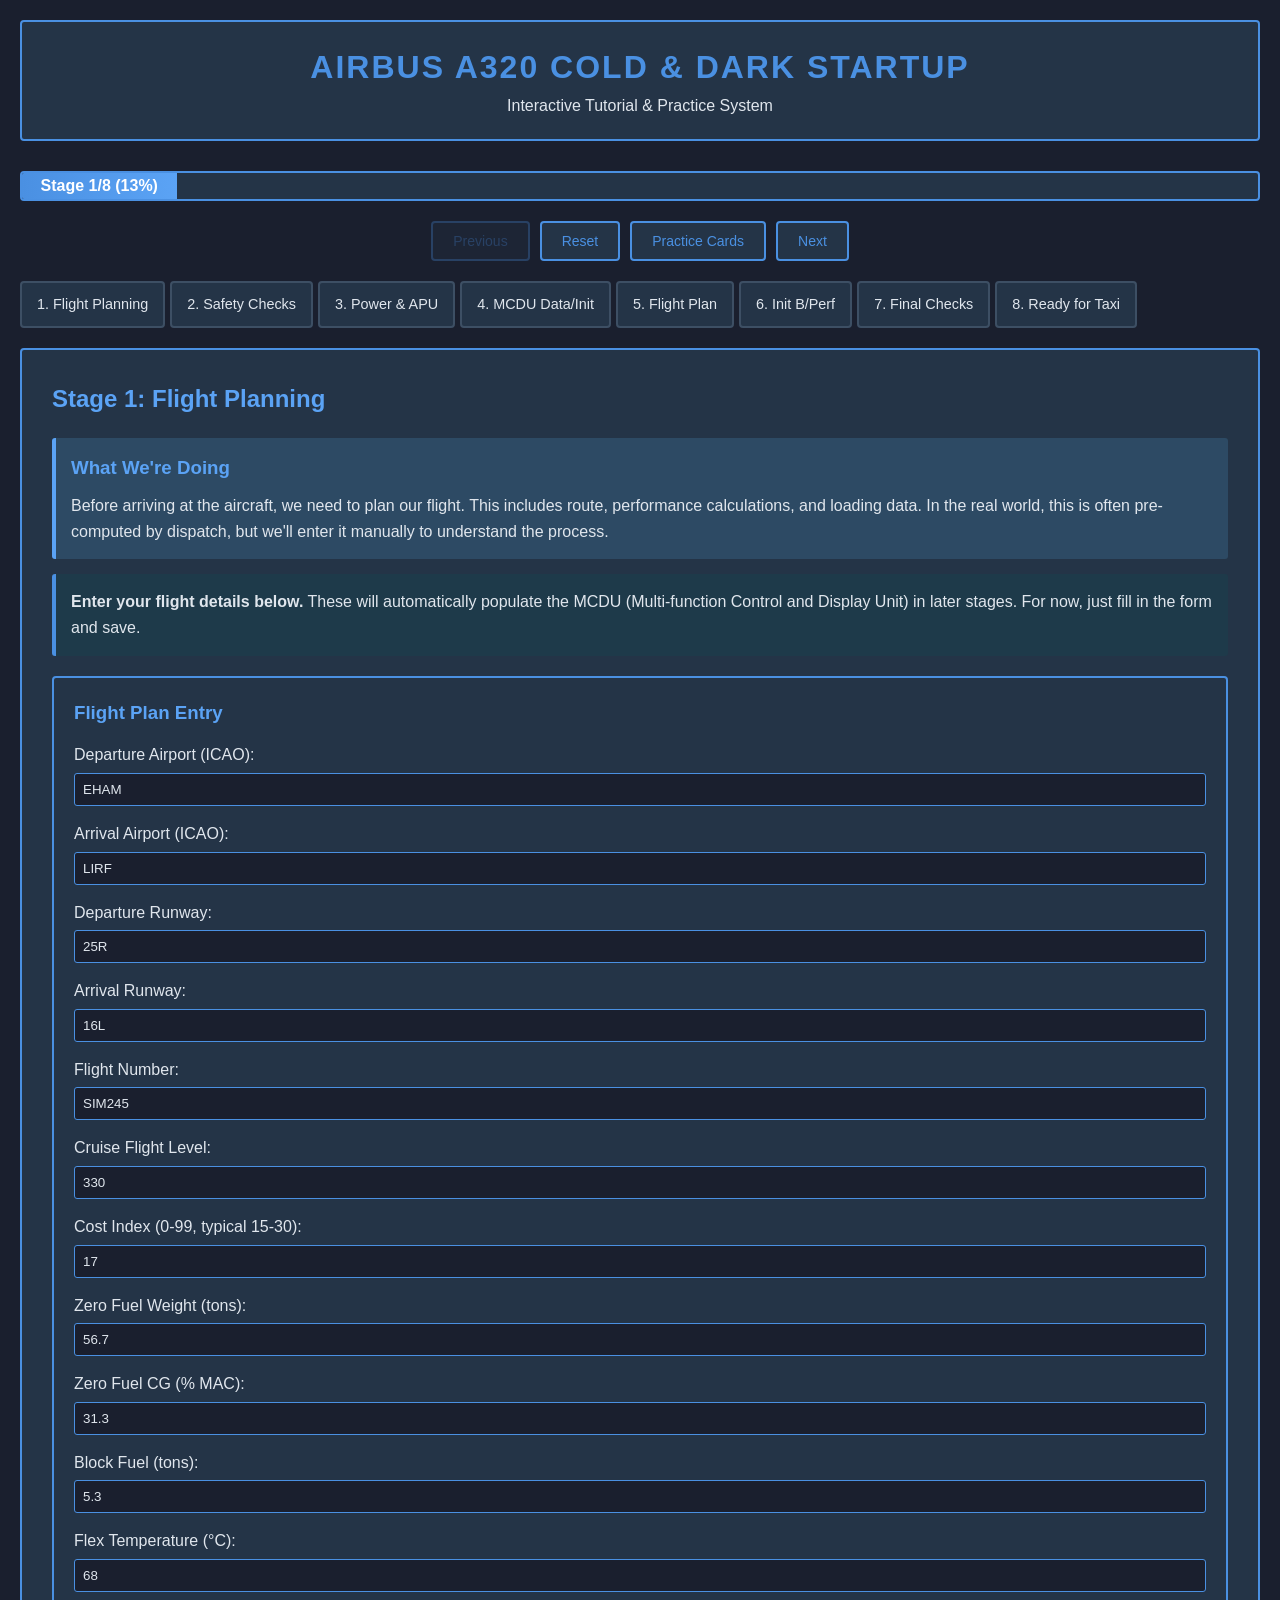
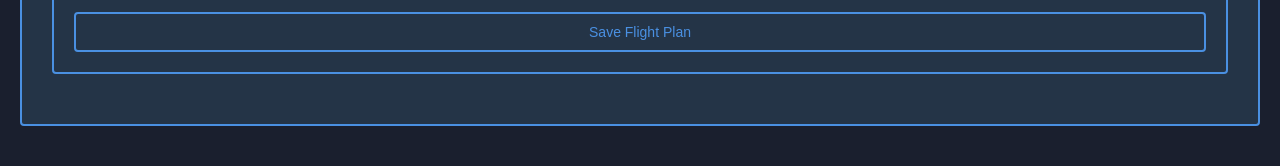
<file: index.html>
<!DOCTYPE html>
<html lang="en">
<head>
    <meta charset="UTF-8">
    <meta name="viewport" content="width=device-width, initial-scale=1.0">
    <title>A320 Cold & Dark Startup Tutorial</title>
    <style>
        * {
            margin: 0;
            padding: 0;
            box-sizing: border-box;
        }

        body {
            font-family: -apple-system, BlinkMacSystemFont, 'Segoe UI', Arial, sans-serif;
            background: #1a1f2e;
            color: #e0e6ed;
            padding: 20px;
            line-height: 1.6;
        }

        .container {
            max-width: 1400px;
            margin: 0 auto;
        }

        header {
            text-align: center;
            padding: 20px;
            background: #243447;
            border: 2px solid #4a90e2;
            margin-bottom: 30px;
            border-radius: 4px;
        }

        h1 {
            font-size: 2em;
            text-transform: uppercase;
            letter-spacing: 2px;
            color: #4a90e2;
        }

        .progress-bar {
            width: 100%;
            height: 30px;
            background: #243447;
            border: 2px solid #4a90e2;
            border-radius: 4px;
            margin: 20px 0;
            position: relative;
            overflow: hidden;
        }

        .progress-fill {
            height: 100%;
            background: linear-gradient(90deg, #4a90e2, #5ba3f5);
            transition: width 0.3s;
            display: flex;
            align-items: center;
            justify-content: center;
            color: #fff;
            font-weight: bold;
        }

        .nav-buttons {
            display: flex;
            gap: 10px;
            justify-content: center;
            margin: 20px 0;
        }

        button {
            background: #243447;
            color: #4a90e2;
            border: 2px solid #4a90e2;
            padding: 10px 20px;
            cursor: pointer;
            font-family: -apple-system, BlinkMacSystemFont, 'Segoe UI', Arial, sans-serif;
            font-size: 14px;
            transition: all 0.3s;
            border-radius: 4px;
        }

        button:hover {
            background: #4a90e2;
            color: #fff;
        }

        button:disabled {
            opacity: 0.3;
            cursor: not-allowed;
        }

        .stage {
            display: none;
            background: #243447;
            border: 2px solid #4a90e2;
            border-radius: 4px;
            padding: 30px;
            margin: 20px 0;
        }

        .stage.active {
            display: block;
        }

        .stage h2 {
            color: #5ba3f5;
            margin-bottom: 20px;
            font-size: 1.5em;
        }

        .instruction-box {
            background: #2d4a64;
            border-left: 4px solid #5ba3f5;
            padding: 15px;
            margin: 15px 0;
            border-radius: 3px;
        }

        .instruction-box h3 {
            color: #5ba3f5;
            margin-bottom: 10px;
        }

        .step-counter {
            display: inline-block;
            background: #4a90e2;
            color: #fff;
            padding: 5px 10px;
            border-radius: 3px;
            margin-right: 10px;
            font-weight: bold;
        }

        .overhead-panel {
            display: grid;
            grid-template-columns: repeat(4, 1fr);
            gap: 15px;
            margin: 20px 0;
        }

        .panel-button {
            background: #2d3744;
            border: 2px solid #3d4f64;
            padding: 15px;
            text-align: center;
            cursor: pointer;
            position: relative;
            transition: all 0.3s;
            border-radius: 4px;
        }

        .panel-button.active {
            border-color: #4a90e2;
            background: #334a64;
        }

        .panel-button.correct {
            border-color: #7ec699;
            background: #2d4a3a;
        }

        .panel-button.warning {
            border-color: #f5a623;
        }

        .panel-button.error {
            border-color: #d0021b;
            animation: shake 0.5s;
        }

        .panel-button.disabled {
            opacity: 0.4;
            cursor: not-allowed;
        }

        @keyframes shake {
            0%, 100% { transform: translateX(0); }
            25% { transform: translateX(-10px); }
            75% { transform: translateX(10px); }
        }

        .light {
            width: 20px;
            height: 20px;
            border-radius: 50%;
            background: #1a1f2e;
            margin: 10px auto;
            border: 2px solid #3d4f64;
            transition: all 0.3s;
        }

        .light.on {
            background: #4a90e2;
            box-shadow: 0 0 10px #4a90e2;
            border-color: #4a90e2;
        }

        .light.amber {
            background: #f5a623;
            box-shadow: 0 0 10px #f5a623;
            border-color: #f5a623;
        }

        .light.white {
            background: #ffffff;
            box-shadow: 0 0 10px #ffffff;
            border-color: #ffffff;
        }

        .light.green {
            background: #7ec699;
            box-shadow: 0 0 10px #7ec699;
            border-color: #7ec699;
        }

        .info-box {
            background: #1e3a4a;
            border-left: 4px solid #4a90e2;
            padding: 15px;
            margin: 15px 0;
            border-radius: 3px;
        }

        .warning-box {
            background: #4a3a1e;
            border-left: 4px solid #f5a623;
            padding: 15px;
            margin: 15px 0;
            color: #f5d88a;
            border-radius: 3px;
        }

        .error-box {
            background: #4a1e1e;
            border-left: 4px solid #d0021b;
            padding: 15px;
            margin: 15px 0;
            color: #f5a3a3;
            border-radius: 3px;
            display: none;
        }

        .success-box {
            background: #1e4a2e;
            border-left: 4px solid #7ec699;
            padding: 15px;
            margin: 15px 0;
            color: #a3f5c3;
            border-radius: 3px;
            display: none;
        }

        .next-step {
            background: #2d4a64;
            padding: 15px;
            margin: 15px 0;
            border-radius: 4px;
            border: 2px dashed #4a90e2;
        }

        .flashcard-container {
            perspective: 1000px;
            margin: 20px 0;
        }

        .flashcard {
            background: #243447;
            border: 2px solid #4a90e2;
            border-radius: 8px;
            padding: 40px;
            min-height: 200px;
            display: flex;
            align-items: center;
            justify-content: center;
            text-align: center;
            cursor: pointer;
            transition: transform 0.6s;
            transform-style: preserve-3d;
            position: relative;
        }

        .flashcard.flipped {
            transform: rotateY(180deg);
        }

        .flashcard-front, .flashcard-back {
            position: absolute;
            width: 100%;
            height: 100%;
            backface-visibility: hidden;
            display: flex;
            align-items: center;
            justify-content: center;
            padding: 20px;
        }

        .flashcard-back {
            transform: rotateY(180deg);
        }

        .flashcard-controls {
            display: flex;
            gap: 10px;
            justify-content: center;
            margin-top: 15px;
        }

        .mcdu-container {
            background: #2d3744;
            border: 3px solid #3d4f64;
            padding: 20px;
            margin: 20px 0;
            border-radius: 4px;
        }

        .mcdu-screen {
            background: #0a0e14;
            border: 2px solid #1a1f2e;
            padding: 20px;
            font-family: 'Courier New', monospace;
            min-height: 300px;
            margin-bottom: 20px;
            border-radius: 3px;
        }

        .mcdu-line {
            display: flex;
            justify-content: space-between;
            padding: 5px 0;
            border-bottom: 1px solid #1a1f2e;
        }

        .mcdu-title {
            color: #5ba3f5;
            font-weight: bold;
            text-align: center;
            margin-bottom: 15px;
            font-size: 1.2em;
        }

        .mcdu-label {
            color: #7ec699;
            font-size: 0.9em;
        }

        .mcdu-value {
            color: #f5a623;
        }

        .mcdu-input {
            background: #243447;
            border: 1px solid #4a90e2;
            color: #e0e6ed;
            padding: 5px;
            font-family: 'Courier New', monospace;
            width: 150px;
            border-radius: 3px;
        }

        .mcdu-scratchpad {
            background: #1a1f2e;
            border: 2px solid #4a90e2;
            padding: 10px;
            margin-top: 10px;
            font-family: 'Courier New', monospace;
            color: #f5a623;
            min-height: 30px;
        }

        .mcdu-lsk {
            display: grid;
            grid-template-columns: 1fr 1fr;
            gap: 10px;
            margin-top: 10px;
        }

        .lsk-button {
            background: #2d3744;
            border: 2px solid #4a90e2;
            padding: 10px;
            text-align: center;
            cursor: pointer;
            border-radius: 3px;
            font-size: 0.9em;
        }

        .lsk-button:hover {
            background: #3d4f64;
        }

        .stage-tabs {
            display: flex;
            gap: 5px;
            margin-bottom: 20px;
            flex-wrap: wrap;
        }

        .stage-tab {
            background: #243447;
            border: 2px solid #3d4f64;
            padding: 10px 15px;
            cursor: pointer;
            font-size: 0.9em;
            border-radius: 4px;
            transition: all 0.3s;
        }

        .stage-tab.completed {
            border-color: #7ec699;
        }

        .stage-tab.active {
            background: #4a90e2;
            color: #fff;
            border-color: #4a90e2;
        }

        @media (max-width: 768px) {
            .overhead-panel {
                grid-template-columns: repeat(2, 1fr);
            }
        }
    </style>
</head>
<body>
    <div class="container">
        <header>
            <h1>Airbus A320 Cold & Dark Startup</h1>
            <p>Interactive Tutorial & Practice System</p>
        </header>

        <div class="progress-bar">
            <div class="progress-fill" id="progressBar">0%</div>
        </div>

        <div class="nav-buttons">
            <button id="prevBtn" onclick="changeStage(-1)">Previous</button>
            <button id="resetBtn" onclick="resetTutorial()">Reset</button>
            <button onclick="showFlashcards()">Practice Cards</button>
            <button id="nextBtn" onclick="changeStage(1)">Next</button>
        </div>

        <div class="stage-tabs" id="stageTabs"></div>

        <!-- STAGE 1: FLIGHT PLANNING -->
        <div class="stage active" id="stage1">
            <h2>Stage 1: Flight Planning</h2>
            
            <div class="instruction-box">
                <h3>What We're Doing</h3>
                <p>Before arriving at the aircraft, we need to plan our flight. This includes route, performance calculations, and loading data. In the real world, this is often pre-computed by dispatch, but we'll enter it manually to understand the process.</p>
            </div>

            <div class="info-box">
                <strong>Enter your flight details below.</strong> These will automatically populate the MCDU (Multi-function Control and Display Unit) in later stages. For now, just fill in the form and save.
            </div>

            <div style="background: #243447; border: 2px solid #4a90e2; padding: 20px; margin: 20px 0; border-radius: 4px;">
                <h3 style="color: #5ba3f5; margin-bottom: 15px;">Flight Plan Entry</h3>
                
                <label style="display: block; margin-top: 10px;">Departure Airport (ICAO):</label>
                <input type="text" id="departure" placeholder="EHAM" maxlength="4" value="EHAM" style="background: #1a1f2e; border: 1px solid #4a90e2; color: #e0e6ed; padding: 8px; margin: 5px 0; width: 100%; border-radius: 3px;">
                
                <label style="display: block; margin-top: 10px;">Arrival Airport (ICAO):</label>
                <input type="text" id="arrival" placeholder="LIRF" maxlength="4" value="LIRF" style="background: #1a1f2e; border: 1px solid #4a90e2; color: #e0e6ed; padding: 8px; margin: 5px 0; width: 100%; border-radius: 3px;">
                
                <label style="display: block; margin-top: 10px;">Departure Runway:</label>
                <input type="text" id="depRunway" placeholder="25R" value="25R" style="background: #1a1f2e; border: 1px solid #4a90e2; color: #e0e6ed; padding: 8px; margin: 5px 0; width: 100%; border-radius: 3px;">
                
                <label style="display: block; margin-top: 10px;">Arrival Runway:</label>
                <input type="text" id="arrRunway" placeholder="16L" value="16L" style="background: #1a1f2e; border: 1px solid #4a90e2; color: #e0e6ed; padding: 8px; margin: 5px 0; width: 100%; border-radius: 3px;">
                
                <label style="display: block; margin-top: 10px;">Flight Number:</label>
                <input type="text" id="flightNumber" placeholder="SIM245" value="SIM245" style="background: #1a1f2e; border: 1px solid #4a90e2; color: #e0e6ed; padding: 8px; margin: 5px 0; width: 100%; border-radius: 3px;">
                
                <label style="display: block; margin-top: 10px;">Cruise Flight Level:</label>
                <input type="number" id="cruiseFL" placeholder="330" value="330" style="background: #1a1f2e; border: 1px solid #4a90e2; color: #e0e6ed; padding: 8px; margin: 5px 0; width: 100%; border-radius: 3px;">
                
                <label style="display: block; margin-top: 10px;">Cost Index (0-99, typical 15-30):</label>
                <input type="number" id="costIndex" placeholder="17" value="17" style="background: #1a1f2e; border: 1px solid #4a90e2; color: #e0e6ed; padding: 8px; margin: 5px 0; width: 100%; border-radius: 3px;">
                
                <label style="display: block; margin-top: 10px;">Zero Fuel Weight (tons):</label>
                <input type="number" id="zfw" step="0.1" placeholder="56.7" value="56.7" style="background: #1a1f2e; border: 1px solid #4a90e2; color: #e0e6ed; padding: 8px; margin: 5px 0; width: 100%; border-radius: 3px;">
                
                <label style="display: block; margin-top: 10px;">Zero Fuel CG (% MAC):</label>
                <input type="number" id="zfcg" step="0.1" placeholder="31.3" value="31.3" style="background: #1a1f2e; border: 1px solid #4a90e2; color: #e0e6ed; padding: 8px; margin: 5px 0; width: 100%; border-radius: 3px;">
                
                <label style="display: block; margin-top: 10px;">Block Fuel (tons):</label>
                <input type="number" id="blockFuel" step="0.1" placeholder="5.3" value="5.3" style="background: #1a1f2e; border: 1px solid #4a90e2; color: #e0e6ed; padding: 8px; margin: 5px 0; width: 100%; border-radius: 3px;">
                
                <label style="display: block; margin-top: 10px;">Flex Temperature (°C):</label>
                <input type="number" id="flexTemp" placeholder="68" value="68" style="background: #1a1f2e; border: 1px solid #4a90e2; color: #e0e6ed; padding: 8px; margin: 5px 0; width: 100%; border-radius: 3px;">
                
                <button onclick="saveFlightPlan()" style="margin-top: 15px; width: 100%;">Save Flight Plan</button>
            </div>

            <div class="success-box" id="flightPlanSaved">
                <strong>Flight Plan Saved Successfully!</strong>
                <div id="summaryText" style="margin-top: 10px;"></div>
            </div>

            <div class="next-step" id="stage1Next" style="display: none;">
                <strong>Next Step:</strong> Click "Next" to proceed to the overhead panel safety checks.
            </div>
        </div>

        <!-- STAGE 2: SAFETY CHECKS -->
        <div class="stage" id="stage2">
            <h2>Stage 2: Safety Checks Before Applying Power</h2>
            
            <div class="instruction-box">
                <h3>Why We Do This</h3>
                <p>Before we turn on electrical power, we must verify the aircraft is in a safe state. If certain switches are in the wrong position, applying power could cause equipment to start moving or activate unexpectedly, which could damage the aircraft or injure ground crew.</p>
            </div>

            <div class="instruction-box">
                <h3><span class="step-counter">Step 1</span>Check Battery Voltage</h3>
                <p>Click on BATTERY 1 and BATTERY 2 below. The voltage should read above 25.5V on both. This ensures we have enough battery power to start systems.</p>
            </div>

            <div class="error-box" id="batteryError">Wrong action! Check battery voltage first by clicking the battery panels.</div>
            <div class="success-box" id="batterySuccess">Good! Both batteries show adequate voltage (>25.5V).</div>

            <h3>Overhead Panel - Click to Check</h3>
            <div class="overhead-panel">
                <div class="panel-button" id="bat1Check" onclick="checkBattery(1)">
                    <div>BATTERY 1</div>
                    <div class="light" id="bat1Light"></div>
                    <div id="bat1Voltage">25.8V</div>
                </div>
                
                <div class="panel-button" id="bat2Check" onclick="checkBattery(2)">
                    <div>BATTERY 2</div>
                    <div class="light" id="bat2Light"></div>
                    <div id="bat2Voltage">26.1V</div>
                </div>

                <div class="panel-button disabled" id="extPwrPanel">
                    <div>EXT POWER</div>
                    <div class="light on green" id="extPwrAvailLight"></div>
                    <div>AVAIL</div>
                </div>

                <div class="panel-button disabled" id="apuMasterPanel">
                    <div>APU MASTER</div>
                    <div class="light" id="apuMLight"></div>
                    <div>OFF</div>
                </div>
            </div>

            <div class="next-step" id="stage2Next" style="display: none;">
                <strong>Batteries Checked!</strong> In the real aircraft, you would now walk around and verify:<br>
                • Landing gear lever - DOWN<br>
                • Engine master switches - OFF<br>
                • Weather radar - OFF<br>
                • Wiper selectors - OFF (both)<br><br>
                Click "Next" to power up the aircraft.
            </div>
        </div>

        <!-- Add remaining stages... continuing in next file -->
        <div class="stage" id="stage3">
            <h2>Stage 3: Power On Sequence</h2>
            
            <div class="instruction-box">
                <h3>Power-Up Procedure</h3>
                <p>We'll now bring the aircraft to life in a specific sequence. The order matters!</p>
            </div>

            <div class="instruction-box" id="powerStep1">
                <h3><span class="step-counter">Step 1</span>Turn Batteries to AUTO</h3>
                <p>Click BATTERY 1, then BATTERY 2 to set them to AUTO. This connects the batteries to the electrical system.</p>
            </div>

            <div class="instruction-box" id="powerStep2" style="display: none;">
                <h3><span class="step-counter">Step 2</span>Connect External Power</h3>
                <p>Click EXT POWER ON to connect ground power. You'll see systems start to power up.</p>
            </div>

            <div class="instruction-box" id="powerStep3" style="display: none;">
                <h3><span class="step-counter">Step 3</span>Start APU</h3>
                <p>Click APU MASTER, wait 3 seconds, then click APU START. The APU (Auxiliary Power Unit) is a small jet engine in the tail that provides electrical power and air.</p>
            </div>

            <div class="error-box" id="powerError"></div>
            <div class="success-box" id="powerSuccess"></div>

            <div class="overhead-panel">
                <div class="panel-button" id="bat1Power" onclick="toggleBattery(1)">
                    <div>BAT 1</div>
                    <div class="light" id="bat1PowerLight"></div>
                    <div id="bat1State">OFF</div>
                </div>
                
                <div class="panel-button" id="bat2Power" onclick="toggleBattery(2)">
                    <div>BAT 2</div>
                    <div class="light" id="bat2PowerLight"></div>
                    <div id="bat2State">OFF</div>
                </div>

                <div class="panel-button disabled" id="extPwrBtn" onclick="toggleExtPower()">
                    <div>EXT POWER</div>
                    <div class="light green on"></div>
                    <div id="extPwrState">AVAIL</div>
                </div>

                <div class="panel-button disabled" id="apuMasterBtn" onclick="toggleApuMaster()">
                    <div>APU MASTER</div>
                    <div class="light" id="apuMasterLight"></div>
                    <div id="apuMasterState">OFF</div>
                </div>

                <div class="panel-button disabled" id="apuStartBtn" onclick="toggleApuStart()">
                    <div>APU START</div>
                    <div class="light" id="apuStartLight"></div>
                    <div id="apuStartState">OFF</div>
                </div>

                <div class="panel-button" id="apuBleedPanel">
                    <div>APU BLEED</div>
                    <div class="light" id="apuBleedLight"></div>
                    <div id="apuBleedState">OFF</div>
                </div>
            </div>

            <div class="warning-box" id="apuWait3sec" style="display: none;">
                Wait 3 seconds after APU MASTER before pressing START...
            </div>

            <div class="next-step" id="stage3Next" style="display: none;">
                <strong>APU Running!</strong> The aircraft now has power from the APU. Click "Next" to program the MCDU.
            </div>
        </div>

        <!-- Flashcard Modal -->
        <div id="flashcardModal" style="display: none; position: fixed; top: 0; left: 0; width: 100%; height: 100%; background: rgba(0,0,0,0.95); z-index: 1000; overflow: auto;">
            <div style="max-width: 800px; margin: 50px auto; padding: 30px;">
                <button onclick="closeFlashcards()" style="float: right;">Close Practice</button>
                <h2 style="text-align: center; color: #5ba3f5; margin-bottom: 30px;">A320 Startup Flashcards</h2>
                
                <div id="flashcardProgress" style="text-align: center; margin-bottom: 20px; color: #e0e6ed;"></div>
                
                <div class="flashcard-container">
                    <div class="flashcard" id="currentCard" onclick="flipCard()">
                        <div class="flashcard-front">
                            <div id="cardQuestion" style="font-size: 1.3em;"></div>
                        </div>
                        <div class="flashcard-back">
                            <div id="cardAnswer" style="font-size: 1.1em; color: #7ec699;"></div>
                        </div>
                    </div>
                </div>

                <div class="flashcard-controls">
                    <button onclick="rateCard('again')" style="background: #d0021b; color: #fff;">Again</button>
                    <button onclick="rateCard('hard')" style="background: #f5a623; color: #fff;">Hard</button>
                    <button onclick="rateCard('good')" style="background: #4a90e2; color: #fff;">Good</button>
                    <button onclick="rateCard('easy')" style="background: #7ec699; color: #fff;">Easy</button>
                </div>

                <div style="margin-top: 30px; padding: 15px; background: #243447; border-radius: 4px;">
                    <strong>Stats:</strong>
                    <div id="cardStats" style="margin-top: 10px;"></div>
                </div>
            </div>
        </div>

    </div>

    <script src="a320-startup-enhanced.js"></script>
</body>
</html>
</file>
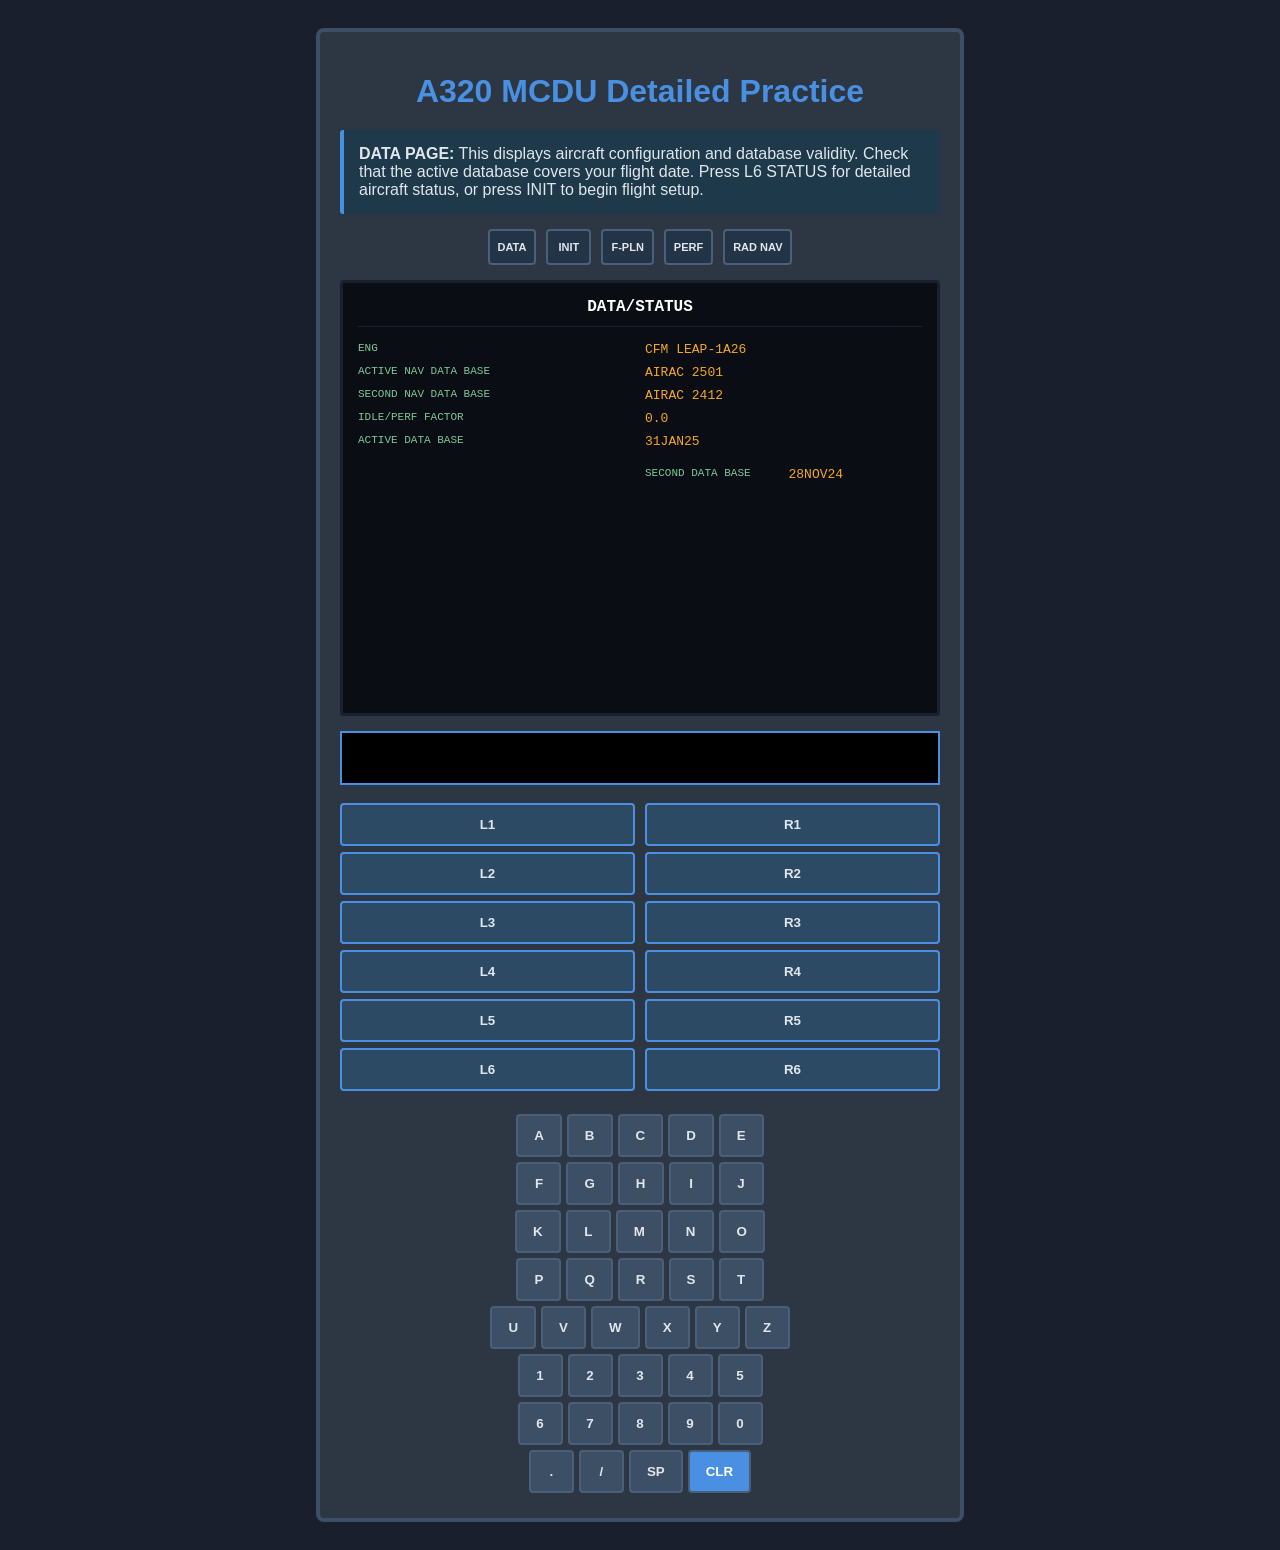
<file: mcdu-simulator.html>
<!DOCTYPE html>
<html lang="en">
<head>
    <meta charset="UTF-8">
    <meta name="viewport" content="width=device-width, initial-scale=1.0">
    <title>A320 MCDU Simulator</title>
    <style>
        body {
            font-family: -apple-system, BlinkMacSystemFont, 'Segoe UI', Arial, sans-serif;
            background: #1a1f2e;
            color: #e0e6ed;
            padding: 20px;
        }

        .mcdu-unit {
            max-width: 600px;
            margin: 0 auto;
            background: #2d3744;
            border: 4px solid #3d4f64;
            border-radius: 8px;
            padding: 20px;
        }

        .mcdu-screen {
            background: #0a0e14;
            border: 3px solid #1a1f2e;
            padding: 15px;
            font-family: 'Courier New', monospace;
            min-height: 400px;
            border-radius: 4px;
            font-size: 14px;
        }

        .mcdu-title {
            color: #fff;
            text-align: center;
            font-weight: bold;
            font-size: 16px;
            margin-bottom: 15px;
            padding-bottom: 10px;
            border-bottom: 1px solid #1a1f2e;
        }

        .mcdu-row {
            display: grid;
            grid-template-columns: 1fr 1fr;
            gap: 10px;
            margin: 8px 0;
        }

        .mcdu-label {
            color: #7ec699;
            font-size: 11px;
        }

        .mcdu-value {
            color: #f5a623;
            font-size: 13px;
        }

        .mcdu-value.white {
            color: #fff;
        }

        .mcdu-value.cyan {
            color: #4a90e2;
        }

        .mcdu-value.green {
            color: #7ec699;
        }

        .mcdu-value.magenta {
            color: #c678dd;
        }

        .mcdu-dashes {
            color: #4a90e2;
        }

        .mcdu-box {
            color: #f5a623;
            border: 1px solid #f5a623;
            padding: 2px 4px;
            display: inline-block;
        }

        .mcdu-scratchpad {
            background: #000;
            border: 2px solid #4a90e2;
            padding: 10px;
            margin-top: 15px;
            min-height: 30px;
            color: #f5a623;
            font-size: 16px;
        }

        .mcdu-lsk-labels {
            display: grid;
            grid-template-columns: 1fr 1fr;
            gap: 10px;
            margin: 10px 0;
        }

        .lsk-left {
            text-align: left;
            color: #7ec699;
            font-size: 11px;
        }

        .lsk-right {
            text-align: right;
            color: #7ec699;
            font-size: 11px;
        }

        .mcdu-keyboard {
            margin-top: 20px;
        }

        .key-row {
            display: flex;
            gap: 5px;
            justify-content: center;
            margin: 5px 0;
        }

        .key {
            background: #3d4f64;
            border: 2px solid #4a5f7a;
            padding: 12px 16px;
            border-radius: 4px;
            cursor: pointer;
            font-weight: bold;
            color: #e0e6ed;
            min-width: 45px;
            text-align: center;
            transition: all 0.1s;
        }

        .key:active {
            background: #4a5f7a;
            transform: translateY(2px);
        }

        .key.special {
            background: #4a90e2;
            color: #fff;
        }

        .key.lsk {
            background: #2d4a64;
            border-color: #4a90e2;
        }

        .key.function {
            background: #243447;
            font-size: 11px;
            padding: 10px 8px;
        }

        .page-buttons {
            display: flex;
            gap: 10px;
            justify-content: center;
            margin: 15px 0;
        }

        .instruction {
            background: #1e3a4a;
            border-left: 4px solid #4a90e2;
            padding: 15px;
            margin: 15px 0;
            border-radius: 3px;
        }
    </style>
</head>
<body>
    <div class="mcdu-unit">
        <h1 style="text-align: center; color: #4a90e2; margin-bottom: 20px;">A320 MCDU Detailed Practice</h1>
        
        <div class="instruction" id="instruction">
            <strong>Instructions:</strong> This is a detailed MCDU practice mode. Use the keyboard below to type, LSK buttons to interact with the screen, and function keys to navigate pages.
        </div>

        <div class="page-buttons">
            <button class="key function" onclick="showPage('data')">DATA</button>
            <button class="key function" onclick="showPage('init')">INIT</button>
            <button class="key function" onclick="showPage('fplan')">F-PLN</button>
            <button class="key function" onclick="showPage('perf')">PERF</button>
            <button class="key function" onclick="showPage('radnav')">RAD NAV</button>
        </div>

        <div class="mcdu-screen" id="screen">
            <!-- Content populated by JavaScript -->
        </div>

        <div class="mcdu-scratchpad" id="scratchpad"></div>

        <!-- LSK Buttons (Line Select Keys) -->
        <div style="display: grid; grid-template-columns: 1fr 1fr; gap: 10px; margin: 15px 0;">
            <div>
                <button class="key lsk" onclick="pressLSK('L1')" style="width: 100%; margin: 3px 0;">L1</button>
                <button class="key lsk" onclick="pressLSK('L2')" style="width: 100%; margin: 3px 0;">L2</button>
                <button class="key lsk" onclick="pressLSK('L3')" style="width: 100%; margin: 3px 0;">L3</button>
                <button class="key lsk" onclick="pressLSK('L4')" style="width: 100%; margin: 3px 0;">L4</button>
                <button class="key lsk" onclick="pressLSK('L5')" style="width: 100%; margin: 3px 0;">L5</button>
                <button class="key lsk" onclick="pressLSK('L6')" style="width: 100%; margin: 3px 0;">L6</button>
            </div>
            <div>
                <button class="key lsk" onclick="pressLSK('R1')" style="width: 100%; margin: 3px 0;">R1</button>
                <button class="key lsk" onclick="pressLSK('R2')" style="width: 100%; margin: 3px 0;">R2</button>
                <button class="key lsk" onclick="pressLSK('R3')" style="width: 100%; margin: 3px 0;">R3</button>
                <button class="key lsk" onclick="pressLSK('R4')" style="width: 100%; margin: 3px 0;">R4</button>
                <button class="key lsk" onclick="pressLSK('R5')" style="width: 100%; margin: 3px 0;">R5</button>
                <button class="key lsk" onclick="pressLSK('R6')" style="width: 100%; margin: 3px 0;">R6</button>
            </div>
        </div>

        <!-- Keyboard -->
        <div class="mcdu-keyboard">
            <div class="key-row">
                <button class="key" onclick="typeChar('A')">A</button>
                <button class="key" onclick="typeChar('B')">B</button>
                <button class="key" onclick="typeChar('C')">C</button>
                <button class="key" onclick="typeChar('D')">D</button>
                <button class="key" onclick="typeChar('E')">E</button>
            </div>
            <div class="key-row">
                <button class="key" onclick="typeChar('F')">F</button>
                <button class="key" onclick="typeChar('G')">G</button>
                <button class="key" onclick="typeChar('H')">H</button>
                <button class="key" onclick="typeChar('I')">I</button>
                <button class="key" onclick="typeChar('J')">J</button>
            </div>
            <div class="key-row">
                <button class="key" onclick="typeChar('K')">K</button>
                <button class="key" onclick="typeChar('L')">L</button>
                <button class="key" onclick="typeChar('M')">M</button>
                <button class="key" onclick="typeChar('N')">N</button>
                <button class="key" onclick="typeChar('O')">O</button>
            </div>
            <div class="key-row">
                <button class="key" onclick="typeChar('P')">P</button>
                <button class="key" onclick="typeChar('Q')">Q</button>
                <button class="key" onclick="typeChar('R')">R</button>
                <button class="key" onclick="typeChar('S')">S</button>
                <button class="key" onclick="typeChar('T')">T</button>
            </div>
            <div class="key-row">
                <button class="key" onclick="typeChar('U')">U</button>
                <button class="key" onclick="typeChar('V')">V</button>
                <button class="key" onclick="typeChar('W')">W</button>
                <button class="key" onclick="typeChar('X')">X</button>
                <button class="key" onclick="typeChar('Y')">Y</button>
                <button class="key" onclick="typeChar('Z')">Z</button>
            </div>
            <div class="key-row">
                <button class="key" onclick="typeChar('1')">1</button>
                <button class="key" onclick="typeChar('2')">2</button>
                <button class="key" onclick="typeChar('3')">3</button>
                <button class="key" onclick="typeChar('4')">4</button>
                <button class="key" onclick="typeChar('5')">5</button>
            </div>
            <div class="key-row">
                <button class="key" onclick="typeChar('6')">6</button>
                <button class="key" onclick="typeChar('7')">7</button>
                <button class="key" onclick="typeChar('8')">8</button>
                <button class="key" onclick="typeChar('9')">9</button>
                <button class="key" onclick="typeChar('0')">0</button>
            </div>
            <div class="key-row">
                <button class="key" onclick="typeChar('.')">.</button>
                <button class="key" onclick="typeChar('/')">/</button>
                <button class="key" onclick="typeChar(' ')">SP</button>
                <button class="key special" onclick="clearScratchpad()">CLR</button>
            </div>
        </div>
    </div>

    <script src="mcdu-simulator.js"></script>
</body>
</html>
</file>
